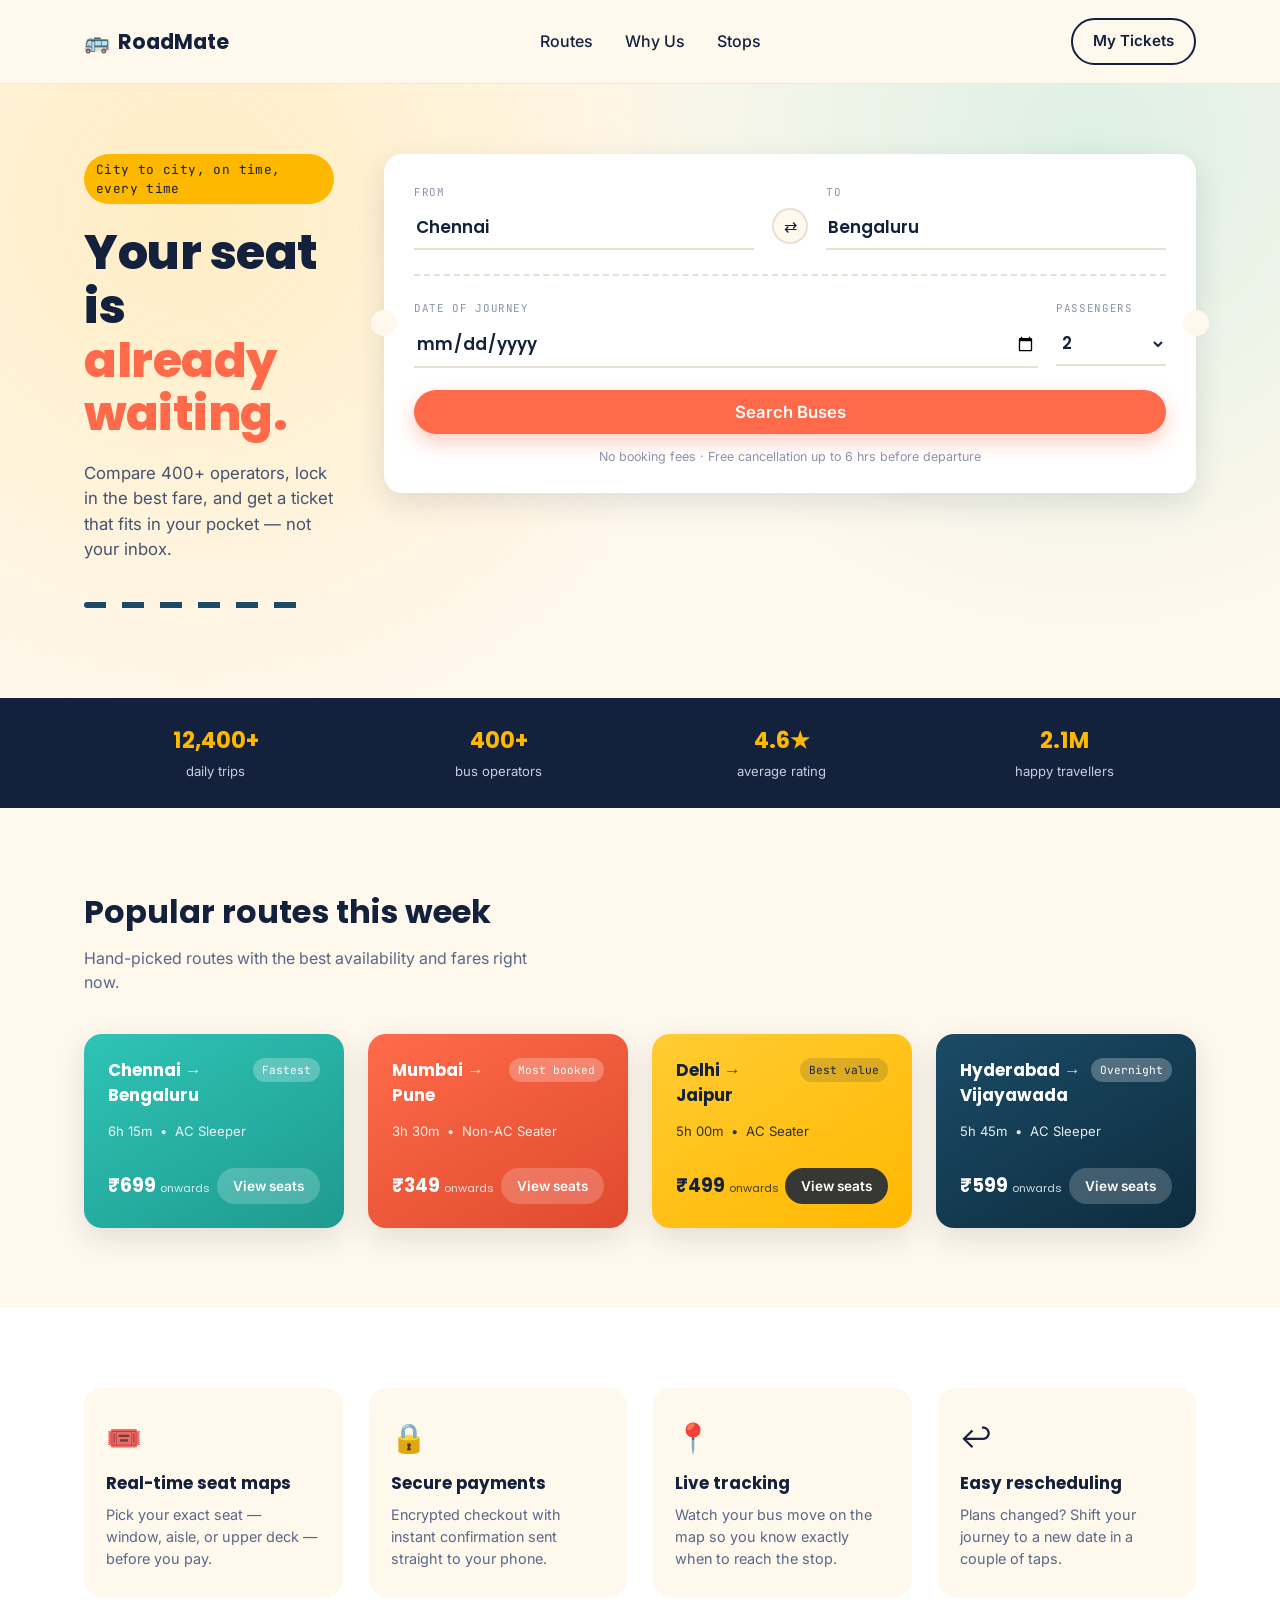
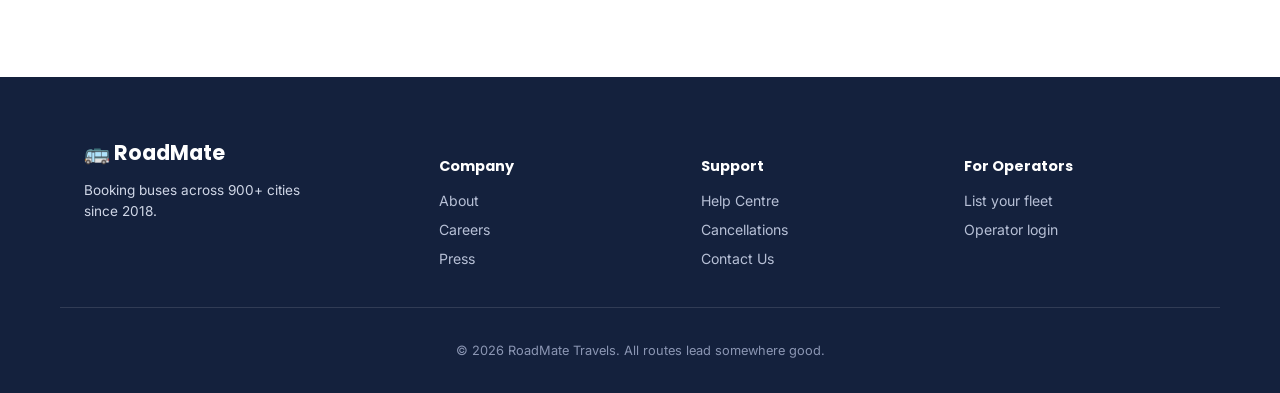
<file: index.html>
<!DOCTYPE html>
<html lang="en">
<head>
<meta charset="UTF-8">
<meta name="viewport" content="width=device-width, initial-scale=1.0">
<title>RoadMate | Book Your Bus Journey</title>
<link rel="preconnect" href="https://fonts.googleapis.com">
<link href="https://fonts.googleapis.com/css2?family=Poppins:wght@600;700;800&family=Inter:wght@400;500;600&family=JetBrains+Mono:wght@500&display=swap" rel="stylesheet">
<link rel="stylesheet" href="style.css">
</head>
<body>

<!-- ============ HEADER ============ -->
<header class="site-header">
  <div class="wrap header-inner">
    <a href="#" class="logo">
      <span class="logo-icon">🚌</span> RoadMate
    </a>
    <nav class="main-nav">
      <a href="#routes">Routes</a>
      <a href="#why">Why Us</a>
      <a href="#stops">Stops</a>
    </nav>
    <a href="#book" class="btn btn-outline">My Tickets</a>
  </div>
</header>

<!-- ============ HERO ============ -->
<section class="hero">
  <div class="wrap hero-inner">
    <div class="hero-copy">
      <span class="eyebrow">City to city, on time, every time</span>
      <h1>Your seat is<br><span class="hl">already waiting.</span></h1>
      <p class="hero-sub">Compare 400+ operators, lock in the best fare, and get a ticket that fits in your pocket &mdash; not your inbox.</p>
      <div class="road-divider" aria-hidden="true"></div>
    </div>

    <!-- Signature element: ticket-stub search card -->
    <form class="ticket-card" id="book">
      <div class="ticket-row ticket-cities">
        <div class="field">
          <label for="from">FROM</label>
          <input type="text" id="from" placeholder="Chennai" value="Chennai">
        </div>
        <div class="swap" title="Swap cities">⇄</div>
        <div class="field">
          <label for="to">TO</label>
          <input type="text" id="to" placeholder="Bengaluru" value="Bengaluru">
        </div>
      </div>

      <div class="ticket-perforation" aria-hidden="true"></div>

      <div class="ticket-row ticket-details">
        <div class="field">
          <label for="date">DATE OF JOURNEY</label>
          <input type="date" id="date">
        </div>
        <div class="field small">
          <label for="pax">PASSENGERS</label>
          <select id="pax">
            <option>1</option>
            <option selected>2</option>
            <option>3</option>
            <option>4</option>
          </select>
        </div>
      </div>

      <button type="submit" class="btn btn-primary btn-block">Search Buses</button>
      <p class="ticket-footnote">No booking fees &middot; Free cancellation up to 6 hrs before departure</p>
    </form>
  </div>
</section>

<!-- ============ TRUST STRIP ============ -->
<section class="strip">
  <div class="wrap strip-inner">
    <div class="strip-item"><strong>12,400+</strong><span>daily trips</span></div>
    <div class="strip-item"><strong>400+</strong><span>bus operators</span></div>
    <div class="strip-item"><strong>4.6★</strong><span>average rating</span></div>
    <div class="strip-item"><strong>2.1M</strong><span>happy travellers</span></div>
  </div>
</section>

<!-- ============ POPULAR ROUTES ============ -->
<section class="routes" id="routes">
  <div class="wrap">
    <h2>Popular routes this week</h2>
    <p class="section-sub">Hand-picked routes with the best availability and fares right now.</p>

    <div class="route-grid">

      <article class="route-card route-teal">
        <div class="route-top">
          <span class="route-cities">Chennai <span class="arrow">→</span> Bengaluru</span>
          <span class="route-tag">Fastest</span>
        </div>
        <div class="route-meta">
          <span>6h 15m</span><span>&bull;</span><span>AC Sleeper</span>
        </div>
        <div class="route-bottom">
          <span class="price">₹699 <small>onwards</small></span>
          <a href="#book" class="btn btn-small">View seats</a>
        </div>
      </article>

      <article class="route-card route-coral">
        <div class="route-top">
          <span class="route-cities">Mumbai <span class="arrow">→</span> Pune</span>
          <span class="route-tag">Most booked</span>
        </div>
        <div class="route-meta">
          <span>3h 30m</span><span>&bull;</span><span>Non-AC Seater</span>
        </div>
        <div class="route-bottom">
          <span class="price">₹349 <small>onwards</small></span>
          <a href="#book" class="btn btn-small">View seats</a>
        </div>
      </article>

      <article class="route-card route-yellow">
        <div class="route-top">
          <span class="route-cities">Delhi <span class="arrow">→</span> Jaipur</span>
          <span class="route-tag">Best value</span>
        </div>
        <div class="route-meta">
          <span>5h 00m</span><span>&bull;</span><span>AC Seater</span>
        </div>
        <div class="route-bottom">
          <span class="price">₹499 <small>onwards</small></span>
          <a href="#book" class="btn btn-small">View seats</a>
        </div>
      </article>

      <article class="route-card route-blue">
        <div class="route-top">
          <span class="route-cities">Hyderabad <span class="arrow">→</span> Vijayawada</span>
          <span class="route-tag">Overnight</span>
        </div>
        <div class="route-meta">
          <span>5h 45m</span><span>&bull;</span><span>AC Sleeper</span>
        </div>
        <div class="route-bottom">
          <span class="price">₹599 <small>onwards</small></span>
          <a href="#book" class="btn btn-small">View seats</a>
        </div>
      </article>

    </div>
  </div>
</section>

<!-- ============ WHY US ============ -->
<section class="why" id="why">
  <div class="wrap why-inner">
    <div class="why-card">
      <div class="why-icon">🎟️</div>
      <h3>Real-time seat maps</h3>
      <p>Pick your exact seat &mdash; window, aisle, or upper deck &mdash; before you pay.</p>
    </div>
    <div class="why-card">
      <div class="why-icon">🔒</div>
      <h3>Secure payments</h3>
      <p>Encrypted checkout with instant confirmation sent straight to your phone.</p>
    </div>
    <div class="why-card">
      <div class="why-icon">📍</div>
      <h3>Live tracking</h3>
      <p>Watch your bus move on the map so you know exactly when to reach the stop.</p>
    </div>
    <div class="why-card">
      <div class="why-icon">↩️</div>
      <h3>Easy rescheduling</h3>
      <p>Plans changed? Shift your journey to a new date in a couple of taps.</p>
    </div>
  </div>
</section>

<!-- ============ FOOTER ============ -->
<footer class="site-footer" id="stops">
  <div class="wrap footer-inner">
    <div>
      <a href="#" class="logo">🚌 RoadMate</a>
      <p class="footer-note">Booking buses across 900+ cities since 2018.</p>
    </div>
    <div class="footer-col">
      <h4>Company</h4>
      <a href="#">About</a>
      <a href="#">Careers</a>
      <a href="#">Press</a>
    </div>
    <div class="footer-col">
      <h4>Support</h4>
      <a href="#">Help Centre</a>
      <a href="#">Cancellations</a>
      <a href="#">Contact Us</a>
    </div>
    <div class="footer-col">
      <h4>For Operators</h4>
      <a href="#">List your fleet</a>
      <a href="#">Operator login</a>
    </div>
  </div>
  <p class="footer-bottom">© 2026 RoadMate Travels. All routes lead somewhere good.</p>
</footer>

</body>
</html>
</file>
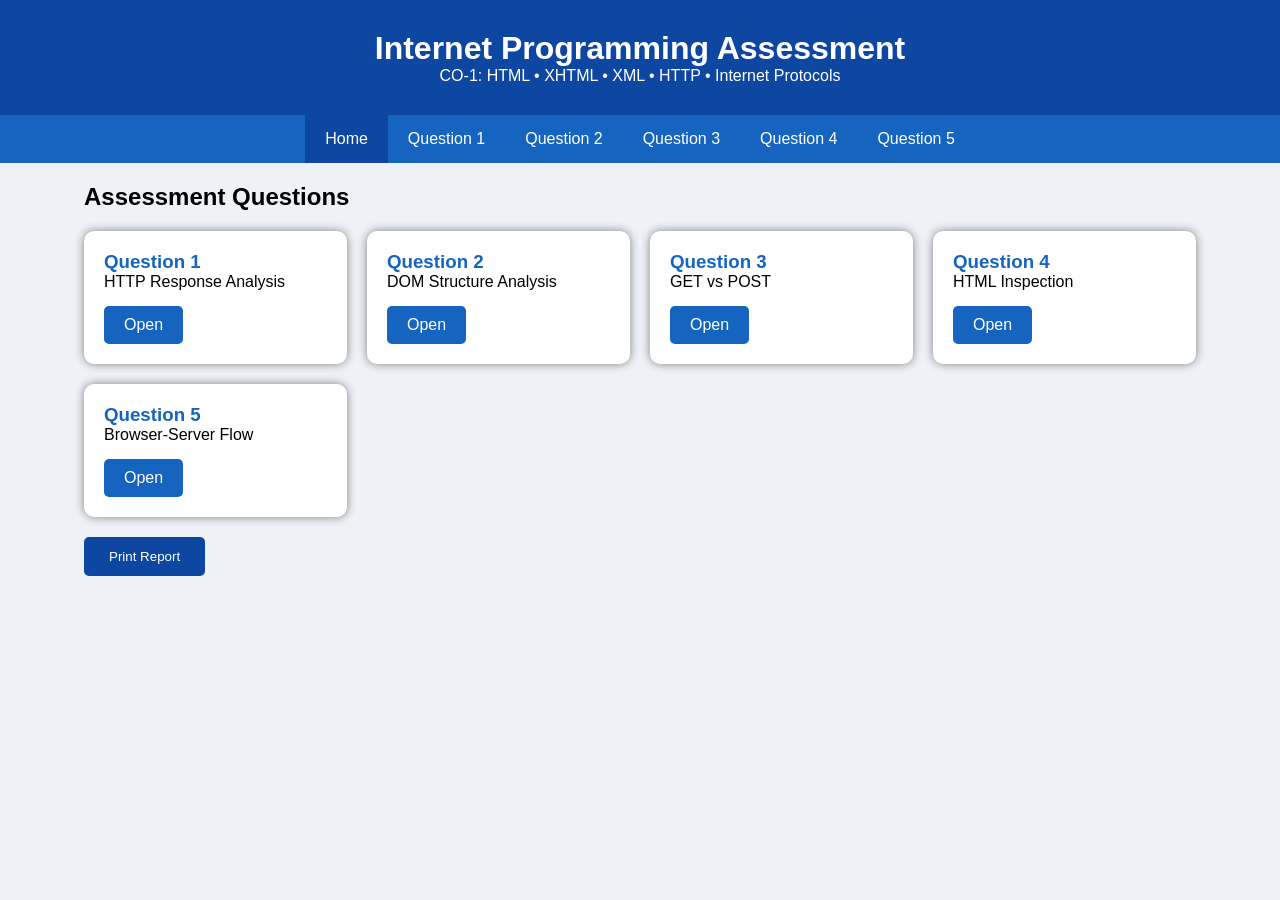
<file: CO1-Web-Assessment/index.html>
<!DOCTYPE html>
<html lang="en">
<head>
<meta charset="UTF-8">
<meta name="viewport" content="width=device-width, initial-scale=1.0">
<title>Internet Programming Assessment</title>

<link rel="stylesheet" href="style.css">

</head>

<body>

<header>

<h1>Internet Programming Assessment</h1>

<p>CO-1: HTML • XHTML • XML • HTTP • Internet Protocols</p>

</header>

<nav>

<a href="index.html">Home</a>

<a href="q1.html">Question 1</a>

<a href="q2.html">Question 2</a>

<a href="q3.html">Question 3</a>

<a href="q4.html">Question 4</a>

<a href="q5.html">Question 5</a>

</nav>

<div class="container">

<h2>Assessment Questions</h2>

<div class="cards">

<div class="card">
<h3>Question 1</h3>
<p>HTTP Response Analysis</p>
<a href="q1.html">Open</a>
</div>

<div class="card">
<h3>Question 2</h3>
<p>DOM Structure Analysis</p>
<a href="q2.html">Open</a>
</div>

<div class="card">
<h3>Question 3</h3>
<p>GET vs POST</p>
<a href="q3.html">Open</a>
</div>

<div class="card">
<h3>Question 4</h3>
<p>HTML Inspection</p>
<a href="q4.html">Open</a>
</div>

<div class="card">
<h3>Question 5</h3>
<p>Browser-Server Flow</p>
<a href="q5.html">Open</a>
</div>

</div>

<button onclick="window.print()">Print Report</button>

</div>

<script src="script.js"></script>

</body>
</html>
</file>
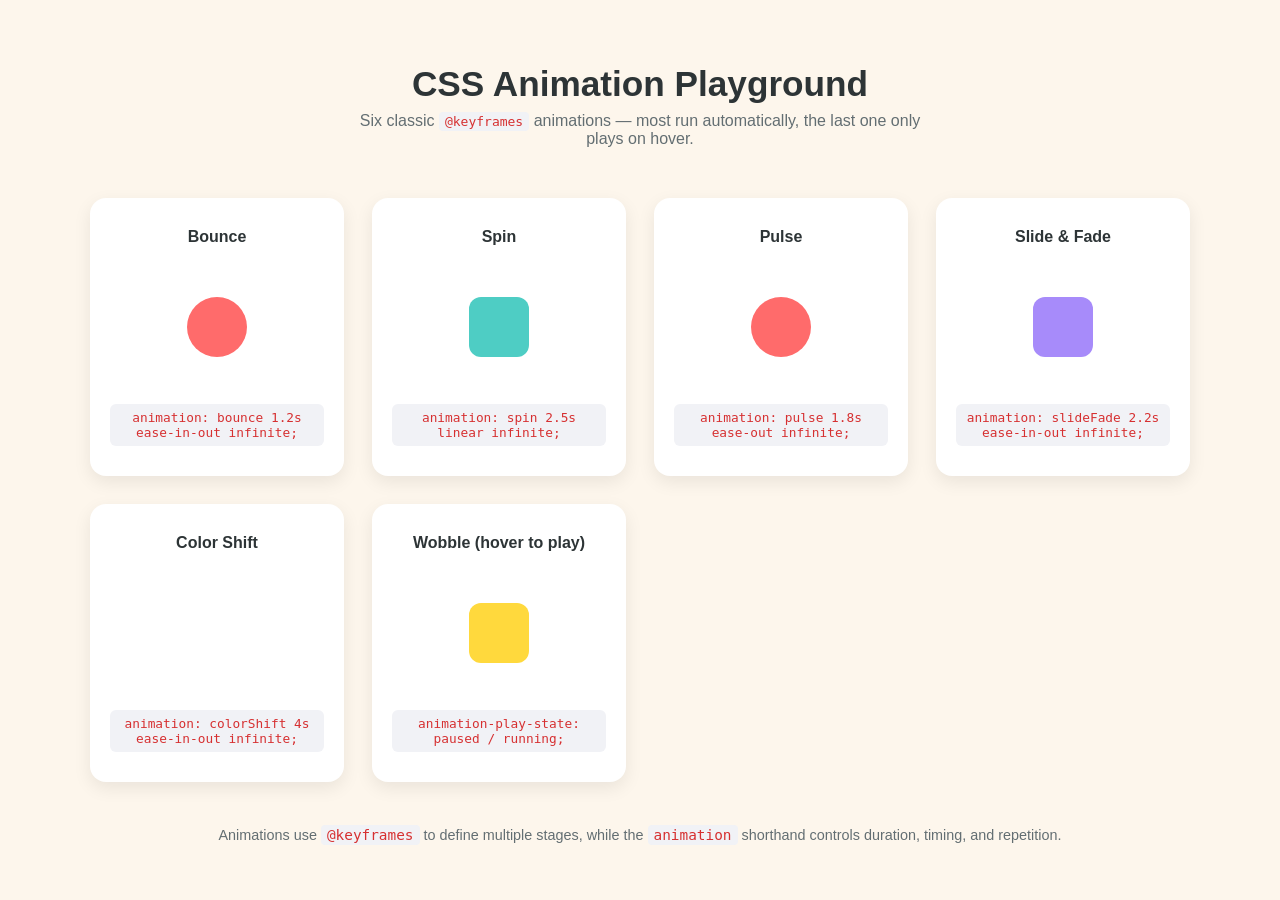
<file: animation.html>
<!DOCTYPE html>
<html lang="en">
<head>
<meta charset="UTF-8">
<meta name="viewport" content="width=device-width, initial-scale=1.0">
<title>CSS Animation Demo</title>
<style>
  :root {
    --bg: #fdf6ec;
    --card: #ffffff;
    --accent: #ff6b6b;
    --accent2: #4ecdc4;
    --accent3: #ffd93d;
    --accent4: #a78bfa;
    --text: #2d3436;
  }

  * { box-sizing: border-box; }

  body {
    margin: 0;
    font-family: 'Trebuchet MS', 'Segoe UI', sans-serif;
    background: var(--bg);
    color: var(--text);
    padding: 40px 20px;
  }

  header {
    text-align: center;
    margin-bottom: 50px;
  }

  header h1 { font-size: 2.2rem; margin-bottom: 8px; }
  header p  { color: #636e72; max-width: 600px; margin: 0 auto; }

  .grid {
    display: grid;
    grid-template-columns: repeat(auto-fit, minmax(230px, 1fr));
    gap: 28px;
    max-width: 1100px;
    margin: 0 auto;
  }

  .card {
    background: var(--card);
    border-radius: 16px;
    padding: 30px 20px;
    text-align: center;
    box-shadow: 0 6px 18px rgba(0,0,0,0.08);
    overflow: hidden;
  }

  .card h3 { margin-top: 0; font-size: 1rem; color: #2d3436; }
  .card code {
    display: block;
    margin-top: 12px;
    background: #f1f2f6;
    padding: 6px 8px;
    border-radius: 6px;
    font-size: 0.8rem;
    color: #d63031;
  }

  .stage {
    height: 130px;
    display: flex;
    align-items: center;
    justify-content: center;
    position: relative;
  }

  .shape {
    width: 60px;
    height: 60px;
    border-radius: 12px;
  }

  /* 1. Bounce animation */
  @keyframes bounce {
    0%, 100% { transform: translateY(0); }
    50%      { transform: translateY(-35px); }
  }
  .anim-bounce {
    background: var(--accent);
    border-radius: 50%;
    animation: bounce 1.2s ease-in-out infinite;
  }

  /* 2. Spin animation */
  @keyframes spin {
    from { transform: rotate(0deg); }
    to   { transform: rotate(360deg); }
  }
  .anim-spin {
    background: var(--accent2);
    animation: spin 2.5s linear infinite;
  }

  /* 3. Pulse animation */
  @keyframes pulse {
    0%   { transform: scale(1);   box-shadow: 0 0 0 0 rgba(255,107,107,0.5); }
    70%  { transform: scale(1.15); box-shadow: 0 0 0 15px rgba(255,107,107,0); }
    100% { transform: scale(1);   box-shadow: 0 0 0 0 rgba(255,107,107,0); }
  }
  .anim-pulse {
    background: var(--accent);
    border-radius: 50%;
    animation: pulse 1.8s ease-out infinite;
  }

  /* 4. Slide + fade animation */
  @keyframes slideFade {
    0%   { transform: translateX(-60px); opacity: 0; }
    50%  { opacity: 1; }
    100% { transform: translateX(60px); opacity: 0; }
  }
  .anim-slide {
    background: var(--accent4);
    animation: slideFade 2.2s ease-in-out infinite;
  }

  /* 5. Color-changing animation (multi-step keyframes) */
  @keyframes colorShift {
    0%   { background: var(--accent); }
    25%  { background: var(--accent3); }
    50%  { background: var(--accent2); }
    75%  { background: var(--accent4); }
    100% { background: var(--accent); }
  }
  .anim-color {
    animation: colorShift 4s ease-in-out infinite;
  }

  /* 6. Animation triggered on hover with pause/play control */
  @keyframes wobble {
    0%, 100% { transform: rotate(0deg); }
    25%      { transform: rotate(-12deg); }
    75%      { transform: rotate(12deg); }
  }
  .anim-hover {
    background: var(--accent3);
    animation: wobble 0.6s ease-in-out infinite;
    animation-play-state: paused;
  }
  .card:hover .anim-hover {
    animation-play-state: running;
  }

  footer {
    text-align: center;
    color: #636e72;
    margin-top: 45px;
    font-size: 0.9rem;
  }

  code.inline {
    background: #f1f2f6;
    padding: 2px 6px;
    border-radius: 4px;
    color: #d63031;
  }
</style>
</head>
<body>

<header>
  <h1>CSS Animation Playground</h1>
  <p>Six classic <code class="inline">@keyframes</code> animations — most run automatically, the last one only plays on hover.</p>
</header>

<div class="grid">

  <div class="card">
    <h3>Bounce</h3>
    <div class="stage"><div class="shape anim-bounce"></div></div>
    <code>animation: bounce 1.2s ease-in-out infinite;</code>
  </div>

  <div class="card">
    <h3>Spin</h3>
    <div class="stage"><div class="shape anim-spin"></div></div>
    <code>animation: spin 2.5s linear infinite;</code>
  </div>

  <div class="card">
    <h3>Pulse</h3>
    <div class="stage"><div class="shape anim-pulse"></div></div>
    <code>animation: pulse 1.8s ease-out infinite;</code>
  </div>

  <div class="card">
    <h3>Slide &amp; Fade</h3>
    <div class="stage"><div class="shape anim-slide"></div></div>
    <code>animation: slideFade 2.2s ease-in-out infinite;</code>
  </div>

  <div class="card">
    <h3>Color Shift</h3>
    <div class="stage"><div class="shape anim-color"></div></div>
    <code>animation: colorShift 4s ease-in-out infinite;</code>
  </div>

  <div class="card">
    <h3>Wobble (hover to play)</h3>
    <div class="stage"><div class="shape anim-hover"></div></div>
    <code>animation-play-state: paused / running;</code>
  </div>

</div>

<footer>
  <p>Animations use <code class="inline">@keyframes</code> to define multiple stages, while the <code class="inline">animation</code> shorthand controls duration, timing, and repetition.</p>
</footer>

</body>
</html>
</file>
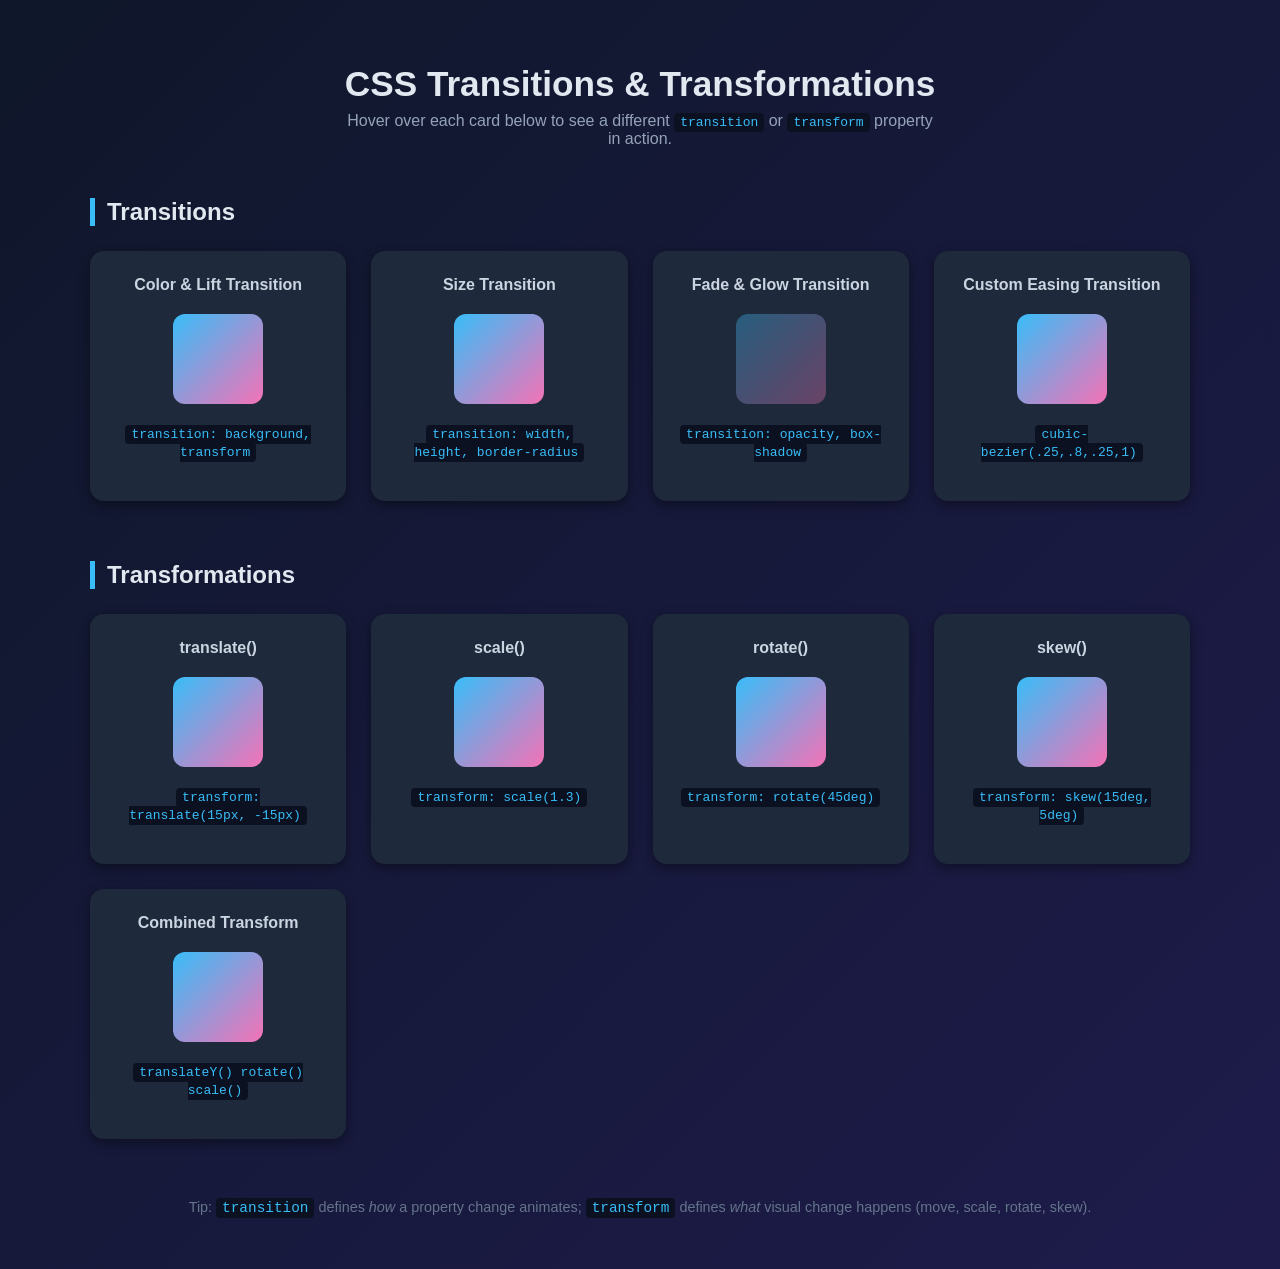
<file: transition-transform.html>
<!DOCTYPE html>
<html lang="en">
<head>
<meta charset="UTF-8">
<meta name="viewport" content="width=device-width, initial-scale=1.0">
<title>CSS Transitions &amp; Transformations Demo</title>
<style>
  :root {
    --bg: #0f172a;
    --card: #1e293b;
    --accent: #38bdf8;
    --accent2: #f472b6;
    --accent3: #34d399;
    --text: #e2e8f0;
  }

  * { box-sizing: border-box; }

  body {
    margin: 0;
    font-family: 'Segoe UI', Tahoma, Geneva, Verdana, sans-serif;
    background: linear-gradient(135deg, #0f172a, #1e1b4b);
    color: var(--text);
    padding: 40px 20px;
  }

  header {
    text-align: center;
    margin-bottom: 50px;
  }

  header h1 {
    font-size: 2.2rem;
    margin-bottom: 8px;
  }

  header p {
    color: #94a3b8;
    max-width: 600px;
    margin: 0 auto;
  }

  section {
    max-width: 1100px;
    margin: 0 auto 60px auto;
  }

  section h2 {
    border-left: 5px solid var(--accent);
    padding-left: 12px;
    margin-bottom: 25px;
  }

  .grid {
    display: grid;
    grid-template-columns: repeat(auto-fit, minmax(220px, 1fr));
    gap: 25px;
  }

  .card {
    background: var(--card);
    border-radius: 14px;
    padding: 25px;
    text-align: center;
    box-shadow: 0 4px 12px rgba(0,0,0,0.4);
    cursor: pointer;
  }

  .card h3 {
    margin-top: 0;
    font-size: 1rem;
    color: #cbd5e1;
  }

  .box {
    width: 90px;
    height: 90px;
    margin: 20px auto;
    border-radius: 12px;
    background: linear-gradient(135deg, var(--accent), var(--accent2));
  }

  /* ---------- TRANSITION EXAMPLES ---------- */

  /* 1. Simple property transition (color + background) */
  .t-color {
    transition: background 0.4s ease, transform 0.4s ease;
  }
  .t-color:hover {
    background: linear-gradient(135deg, var(--accent3), var(--accent));
    transform: translateY(-8px);
  }

  /* 2. Size transition */
  .t-size {
    transition: width 0.5s ease-in-out, height 0.5s ease-in-out, border-radius 0.5s ease;
  }
  .card:hover .t-size {
    width: 120px;
    height: 120px;
    border-radius: 50%;
  }

  /* 3. Opacity + shadow transition */
  .t-fade {
    transition: opacity 0.6s ease, box-shadow 0.6s ease;
    opacity: 0.35;
  }
  .card:hover .t-fade {
    opacity: 1;
    box-shadow: 0 0 25px var(--accent2);
  }

  /* 4. Multiple property transition with custom timing function */
  .t-multi {
    transition: transform 0.5s cubic-bezier(.25,.8,.25,1), background 0.5s ease;
  }
  .card:hover .t-multi {
    transform: rotate(15deg) scale(1.15);
    background: linear-gradient(135deg, #fbbf24, #f472b6);
  }

  /* ---------- TRANSFORM EXAMPLES ---------- */

  .tr-translate:hover { transform: translate(15px, -15px); transition: transform 0.4s ease; }
  .tr-scale:hover      { transform: scale(1.3); transition: transform 0.4s ease; }
  .tr-rotate:hover     { transform: rotate(45deg); transition: transform 0.4s ease; }
  .tr-skew:hover       { transform: skew(15deg, 5deg); transition: transform 0.4s ease; }
  .tr-combo:hover       {
    transform: translateY(-10px) rotate(10deg) scale(1.1);
    transition: transform 0.5s ease;
  }

  footer {
    text-align: center;
    color: #64748b;
    margin-top: 40px;
    font-size: 0.9rem;
  }

  code {
    background: #0b1120;
    padding: 2px 6px;
    border-radius: 4px;
    color: var(--accent);
  }
</style>
</head>
<body>

<header>
  <h1>CSS Transitions &amp; Transformations</h1>
  <p>Hover over each card below to see a different <code>transition</code> or <code>transform</code> property in action.</p>
</header>

<section>
  <h2>Transitions</h2>
  <div class="grid">
    <div class="card">
      <h3>Color &amp; Lift Transition</h3>
      <div class="box t-color"></div>
      <p><code>transition: background, transform</code></p>
    </div>

    <div class="card">
      <h3>Size Transition</h3>
      <div class="box t-size"></div>
      <p><code>transition: width, height, border-radius</code></p>
    </div>

    <div class="card">
      <h3>Fade &amp; Glow Transition</h3>
      <div class="box t-fade"></div>
      <p><code>transition: opacity, box-shadow</code></p>
    </div>

    <div class="card">
      <h3>Custom Easing Transition</h3>
      <div class="box t-multi"></div>
      <p><code>cubic-bezier(.25,.8,.25,1)</code></p>
    </div>
  </div>
</section>

<section>
  <h2>Transformations</h2>
  <div class="grid">
    <div class="card">
      <h3>translate()</h3>
      <div class="box tr-translate"></div>
      <p><code>transform: translate(15px, -15px)</code></p>
    </div>

    <div class="card">
      <h3>scale()</h3>
      <div class="box tr-scale"></div>
      <p><code>transform: scale(1.3)</code></p>
    </div>

    <div class="card">
      <h3>rotate()</h3>
      <div class="box tr-rotate"></div>
      <p><code>transform: rotate(45deg)</code></p>
    </div>

    <div class="card">
      <h3>skew()</h3>
      <div class="box tr-skew"></div>
      <p><code>transform: skew(15deg, 5deg)</code></p>
    </div>

    <div class="card">
      <h3>Combined Transform</h3>
      <div class="box tr-combo"></div>
      <p><code>translateY() rotate() scale()</code></p>
    </div>
  </div>
</section>

<footer>
  <p>Tip: <code>transition</code> defines <em>how</em> a property change animates; <code>transform</code> defines <em>what</em> visual change happens (move, scale, rotate, skew).</p>
</footer>

</body>
</html>
</file>
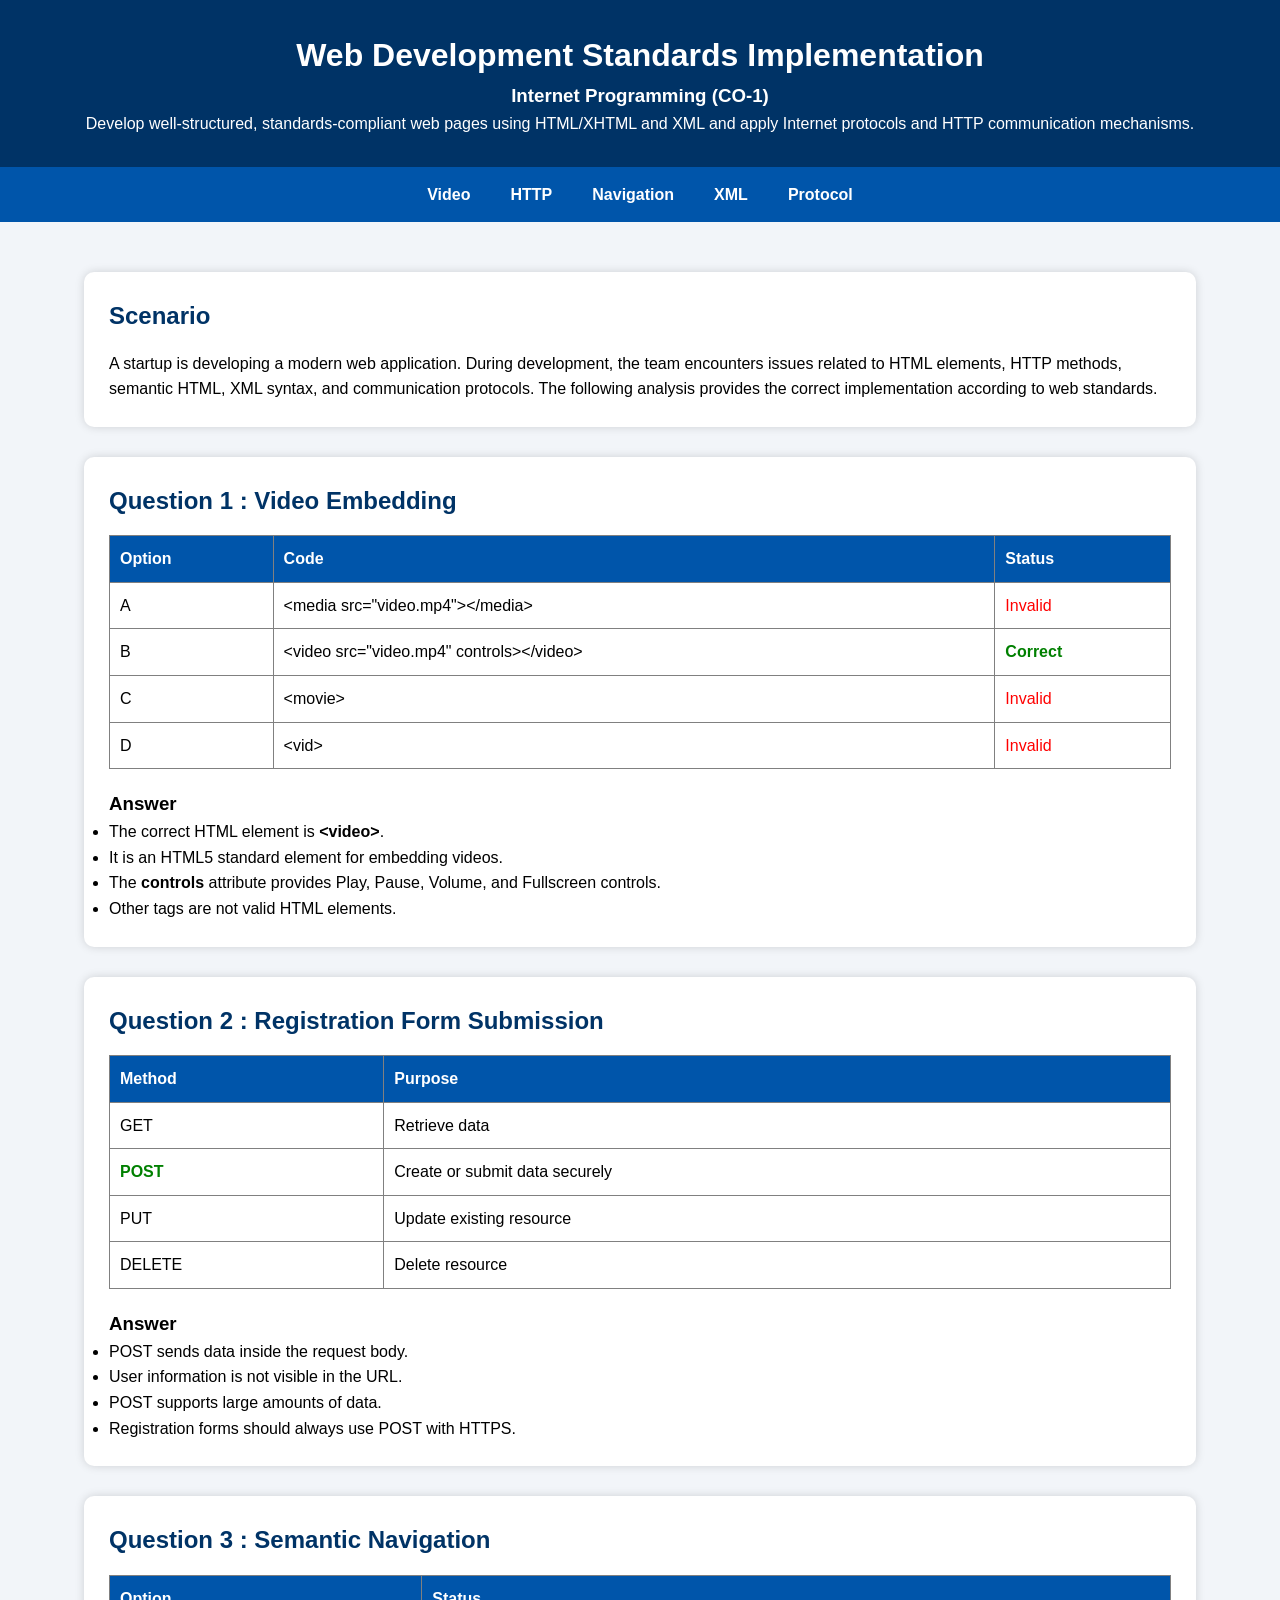
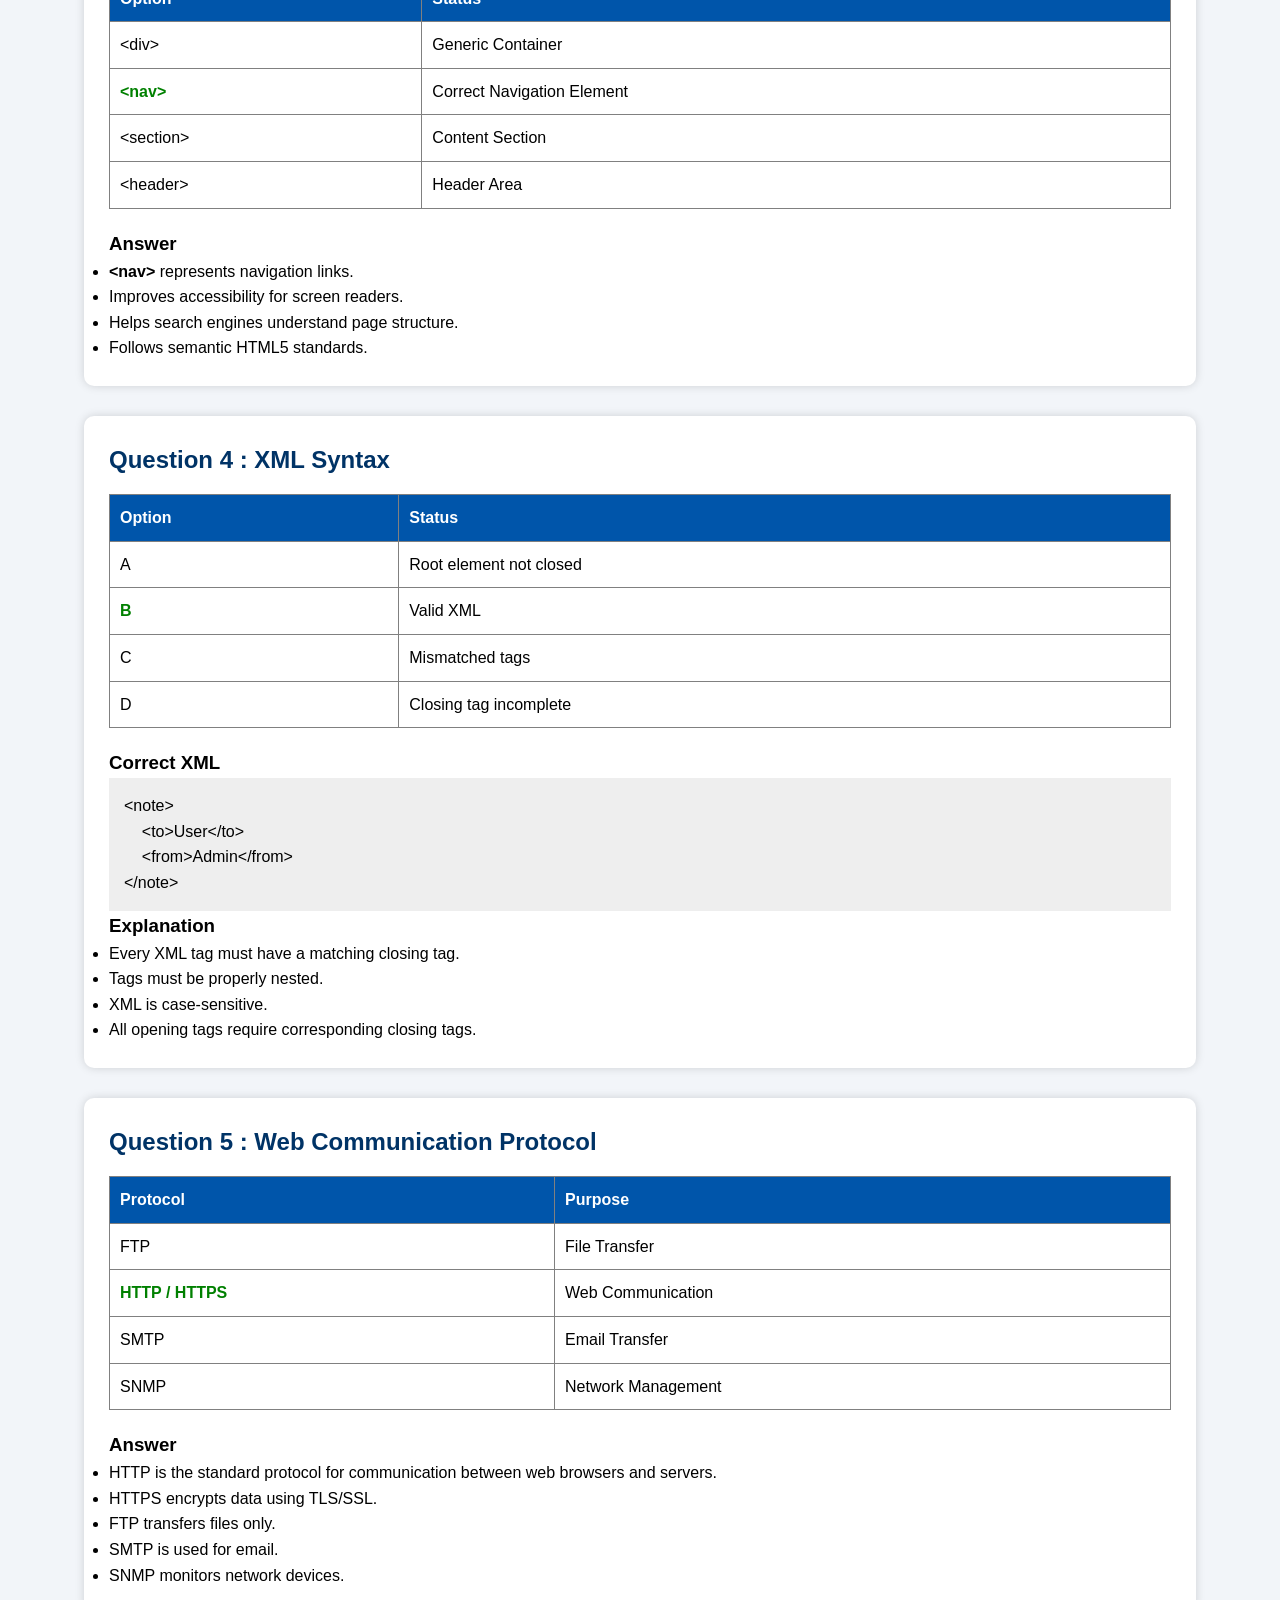
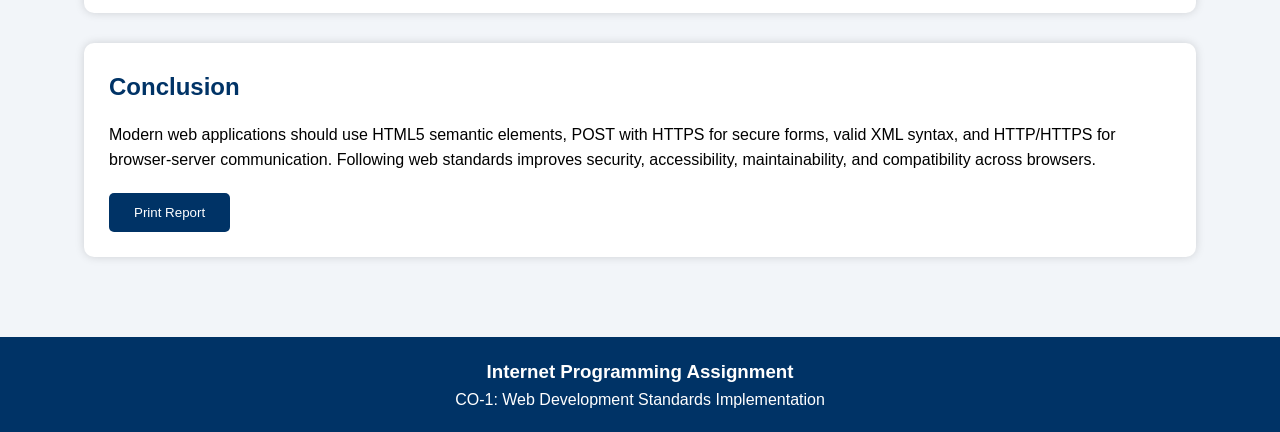
<file: CO1-Web-Assessment/preview.html>
<!DOCTYPE html>
<html lang="en">
<head>
<meta charset="UTF-8">
<meta name="viewport" content="width=device-width, initial-scale=1.0">
<title>Web Development Standards Implementation</title>

<style>

*{
margin:0;
padding:0;
box-sizing:border-box;
font-family:Arial,Helvetica,sans-serif;
}

body{
background:#f2f5f9;
line-height:1.6;
}

header{
background:#003366;
color:white;
text-align:center;
padding:30px;
}

nav{
background:#0055aa;
display:flex;
justify-content:center;
flex-wrap:wrap;
position:sticky;
top:0;
}

nav a{
color:white;
padding:15px 20px;
text-decoration:none;
font-weight:bold;
}

nav a:hover{
background:#003366;
}

.container{
width:90%;
margin:auto;
padding:20px;
}

section{
background:white;
margin:30px 0;
padding:25px;
border-radius:10px;
box-shadow:0 0 10px rgba(0,0,0,.15);
}

h2{
color:#003366;
margin-bottom:15px;
}

table{
width:100%;
border-collapse:collapse;
margin-top:15px;
margin-bottom:20px;
}

table,th,td{
border:1px solid gray;
}

th{
background:#0055aa;
color:white;
}

th,td{
padding:10px;
text-align:left;
}

.correct{
color:green;
font-weight:bold;
}

.wrong{
color:red;
}

pre{
background:#eeeeee;
padding:15px;
overflow:auto;
}

button{
padding:12px 25px;
background:#003366;
color:white;
border:none;
cursor:pointer;
border-radius:5px;
margin-top:20px;
}

button:hover{
background:#0055aa;
}

footer{
background:#003366;
color:white;
text-align:center;
padding:20px;
margin-top:30px;
}

</style>

</head>

<body>

<header>

<h1>Web Development Standards Implementation</h1>

<h3>Internet Programming (CO-1)</h3>

<p>Develop well-structured, standards-compliant web pages using HTML/XHTML and XML and apply Internet protocols and HTTP communication mechanisms.</p>

</header>

<nav>

<a href="#q1">Video</a>

<a href="#q2">HTTP</a>

<a href="#q3">Navigation</a>

<a href="#q4">XML</a>

<a href="#q5">Protocol</a>

</nav>

<div class="container">

<section>

<h2>Scenario</h2>

<p>

A startup is developing a modern web application. During development, the team encounters issues related to HTML elements, HTTP methods, semantic HTML, XML syntax, and communication protocols. The following analysis provides the correct implementation according to web standards.

</p>

</section>

<!-- QUESTION 1 -->

<section id="q1">

<h2>Question 1 : Video Embedding</h2>

<table>

<tr>

<th>Option</th>

<th>Code</th>

<th>Status</th>

</tr>

<tr>

<td>A</td>

<td>&lt;media src="video.mp4"&gt;&lt;/media&gt;</td>

<td class="wrong">Invalid</td>

</tr>

<tr>

<td>B</td>

<td>&lt;video src="video.mp4" controls&gt;&lt;/video&gt;</td>

<td class="correct">Correct</td>

</tr>

<tr>

<td>C</td>

<td>&lt;movie&gt;</td>

<td class="wrong">Invalid</td>

</tr>

<tr>

<td>D</td>

<td>&lt;vid&gt;</td>

<td class="wrong">Invalid</td>

</tr>

</table>

<h3>Answer</h3>

<ul>

<li>The correct HTML element is <b>&lt;video&gt;</b>.</li>

<li>It is an HTML5 standard element for embedding videos.</li>

<li>The <b>controls</b> attribute provides Play, Pause, Volume, and Fullscreen controls.</li>

<li>Other tags are not valid HTML elements.</li>

</ul>

</section>

<!-- QUESTION 2 -->

<section id="q2">

<h2>Question 2 : Registration Form Submission</h2>

<table>

<tr>

<th>Method</th>

<th>Purpose</th>

</tr>

<tr>

<td>GET</td>

<td>Retrieve data</td>

</tr>

<tr>

<td class="correct">POST</td>

<td>Create or submit data securely</td>

</tr>

<tr>

<td>PUT</td>

<td>Update existing resource</td>

</tr>

<tr>

<td>DELETE</td>

<td>Delete resource</td>

</tr>

</table>

<h3>Answer</h3>

<ul>

<li>POST sends data inside the request body.</li>

<li>User information is not visible in the URL.</li>

<li>POST supports large amounts of data.</li>

<li>Registration forms should always use POST with HTTPS.</li>

</ul>

</section>

<!-- QUESTION 3 -->

<section id="q3">

<h2>Question 3 : Semantic Navigation</h2>

<table>

<tr>

<th>Option</th>

<th>Status</th>

</tr>

<tr>

<td>&lt;div&gt;</td>

<td>Generic Container</td>

</tr>

<tr>

<td class="correct">&lt;nav&gt;</td>

<td>Correct Navigation Element</td>

</tr>

<tr>

<td>&lt;section&gt;</td>

<td>Content Section</td>

</tr>

<tr>

<td>&lt;header&gt;</td>

<td>Header Area</td>

</tr>

</table>

<h3>Answer</h3>

<ul>

<li><b>&lt;nav&gt;</b> represents navigation links.</li>

<li>Improves accessibility for screen readers.</li>

<li>Helps search engines understand page structure.</li>

<li>Follows semantic HTML5 standards.</li>

</ul>

</section>

<!-- QUESTION 4 -->

<section id="q4">

<h2>Question 4 : XML Syntax</h2>

<table>

<tr>

<th>Option</th>

<th>Status</th>

</tr>

<tr>

<td>A</td>

<td>Root element not closed</td>

</tr>

<tr>

<td class="correct">B</td>

<td>Valid XML</td>

</tr>

<tr>

<td>C</td>

<td>Mismatched tags</td>

</tr>

<tr>

<td>D</td>

<td>Closing tag incomplete</td>

</tr>

</table>

<h3>Correct XML</h3>

<pre>
&lt;note&gt;
    &lt;to&gt;User&lt;/to&gt;
    &lt;from&gt;Admin&lt;/from&gt;
&lt;/note&gt;
</pre>

<h3>Explanation</h3>

<ul>

<li>Every XML tag must have a matching closing tag.</li>

<li>Tags must be properly nested.</li>

<li>XML is case-sensitive.</li>

<li>All opening tags require corresponding closing tags.</li>

</ul>

</section>

<!-- QUESTION 5 -->

<section id="q5">

<h2>Question 5 : Web Communication Protocol</h2>

<table>

<tr>

<th>Protocol</th>

<th>Purpose</th>

</tr>

<tr>

<td>FTP</td>

<td>File Transfer</td>

</tr>

<tr>

<td class="correct">HTTP / HTTPS</td>

<td>Web Communication</td>

</tr>

<tr>

<td>SMTP</td>

<td>Email Transfer</td>

</tr>

<tr>

<td>SNMP</td>

<td>Network Management</td>

</tr>

</table>

<h3>Answer</h3>

<ul>

<li>HTTP is the standard protocol for communication between web browsers and servers.</li>

<li>HTTPS encrypts data using TLS/SSL.</li>

<li>FTP transfers files only.</li>

<li>SMTP is used for email.</li>

<li>SNMP monitors network devices.</li>

</ul>

</section>

<section>

<h2>Conclusion</h2>

<p>

Modern web applications should use HTML5 semantic elements, POST with HTTPS for secure forms, valid XML syntax, and HTTP/HTTPS for browser-server communication. Following web standards improves security, accessibility, maintainability, and compatibility across browsers.

</p>

<button onclick="window.print()">Print Report</button>

</section>

</div>

<footer>

<h3>Internet Programming Assignment</h3>

<p>CO-1: Web Development Standards Implementation</p>

</footer>

<script>

document.querySelectorAll("nav a").forEach(link=>{

link.addEventListener("click",function(){

document.querySelectorAll("nav a").forEach(x=>x.style.background="");

this.style.background="#003366";

});

});

</script>

</body>
</html>
</file>
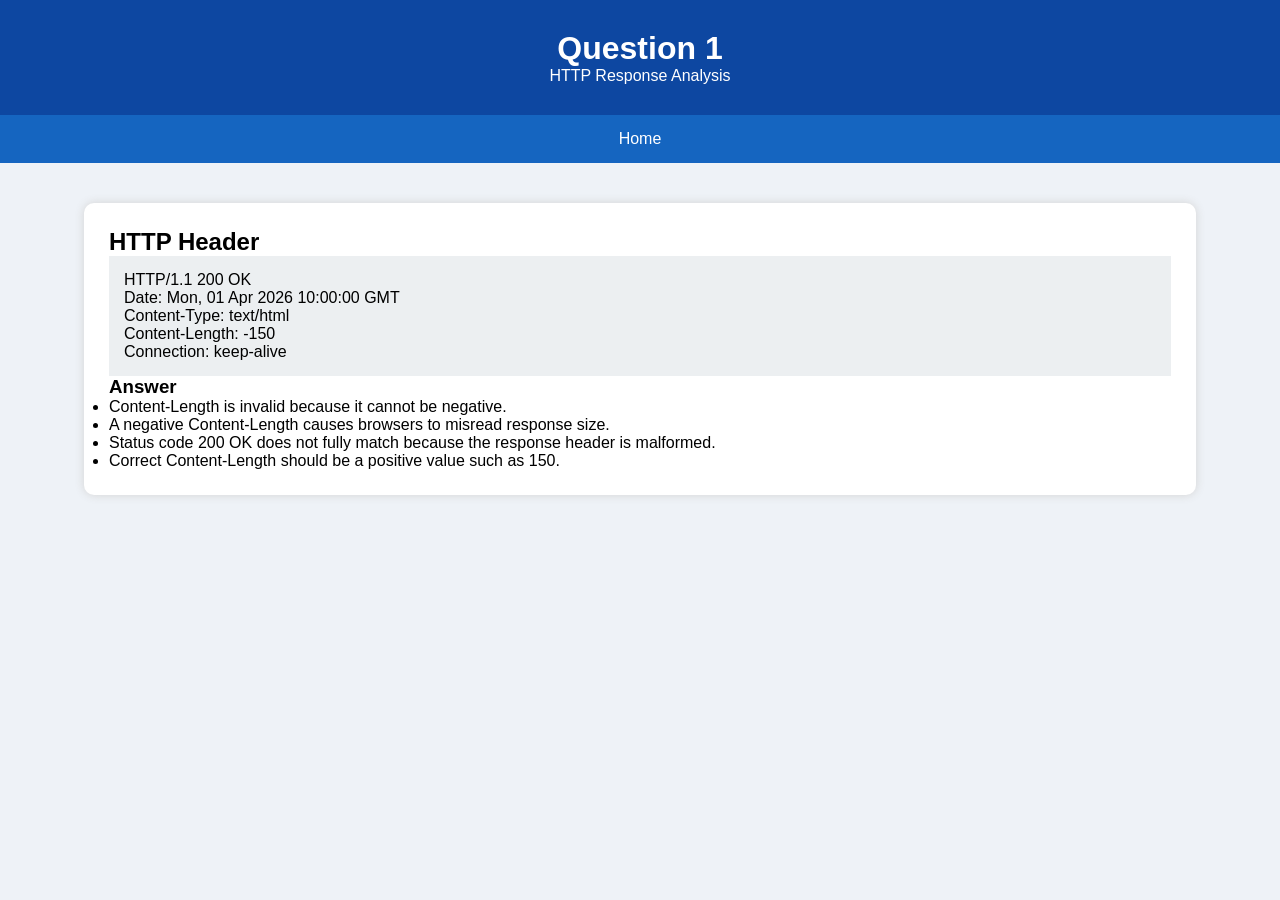
<file: CO1-Web-Assessment/q1.html>
<!DOCTYPE html>
<html>
<head>

<title>Question 1</title>

<link rel="stylesheet" href="style.css">

</head>

<body>

<header>

<h1>Question 1</h1>

<p>HTTP Response Analysis</p>

</header>

<nav>

<a href="index.html">Home</a>

</nav>

<div class="container">

<div class="question">

<h2>HTTP Header</h2>

<pre>
HTTP/1.1 200 OK
Date: Mon, 01 Apr 2026 10:00:00 GMT
Content-Type: text/html
Content-Length: -150
Connection: keep-alive
</pre>

<h3>Answer</h3>

<ul>

<li>Content-Length is invalid because it cannot be negative.</li>

<li>A negative Content-Length causes browsers to misread response size.</li>

<li>Status code 200 OK does not fully match because the response header is malformed.</li>

<li>Correct Content-Length should be a positive value such as 150.</li>

</ul>

</div>

</div>

</body>
</html>
</file>
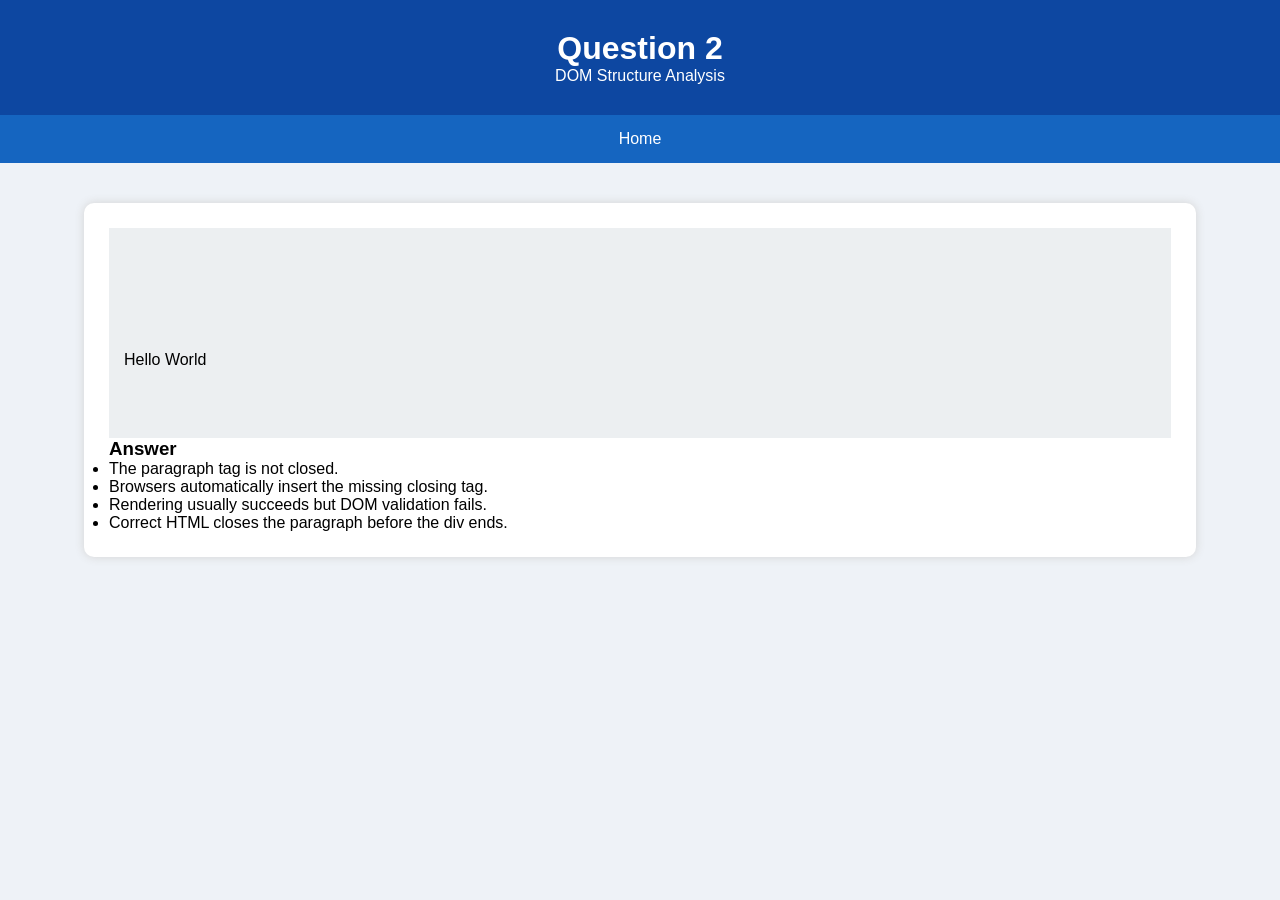
<file: CO1-Web-Assessment/q2.html>
<!DOCTYPE html>
<html>
<head>

<title>Question 2</title>

<link rel="stylesheet" href="style.css">

</head>

<body>

<header>

<h1>Question 2</h1>

<p>DOM Structure Analysis</p>

</header>

<nav>

<a href="index.html">Home</a>

</nav>

<div class="container">

<div class="question">

<pre>
<html>
<head>
<title>Test Page</title>
</head>
<body>
<div>
<p>Hello World
</div>
</body>
</html>
</pre>

<h3>Answer</h3>

<ul>

<li>The paragraph tag is not closed.</li>

<li>Browsers automatically insert the missing closing tag.</li>

<li>Rendering usually succeeds but DOM validation fails.</li>

<li>Correct HTML closes the paragraph before the div ends.</li>

</ul>

</div>

</div>

</body>
</html>
</file>
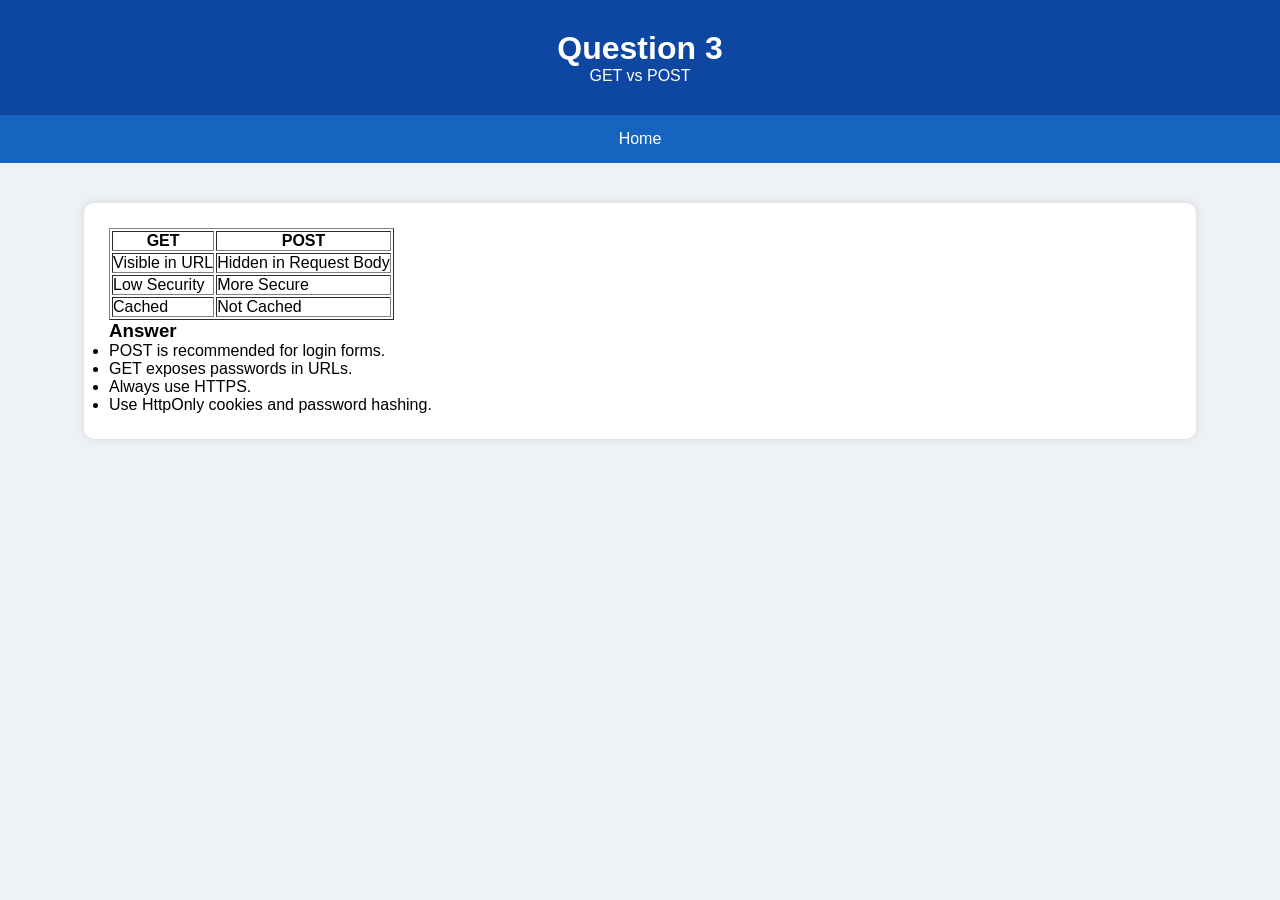
<file: CO1-Web-Assessment/q3.html>
<!DOCTYPE html>
<html>
<head>

<title>Question 3</title>

<link rel="stylesheet" href="style.css">

</head>

<body>

<header>

<h1>Question 3</h1>

<p>GET vs POST</p>

</header>

<nav>

<a href="index.html">Home</a>

</nav>

<div class="container">

<div class="question">

<table border="1" cellpadding="10">

<tr>

<th>GET</th>

<th>POST</th>

</tr>

<tr>

<td>Visible in URL</td>

<td>Hidden in Request Body</td>

</tr>

<tr>

<td>Low Security</td>

<td>More Secure</td>

</tr>

<tr>

<td>Cached</td>

<td>Not Cached</td>

</tr>

</table>

<h3>Answer</h3>

<ul>

<li>POST is recommended for login forms.</li>

<li>GET exposes passwords in URLs.</li>

<li>Always use HTTPS.</li>

<li>Use HttpOnly cookies and password hashing.</li>

</ul>

</div>

</div>

</body>
</html>
</file>
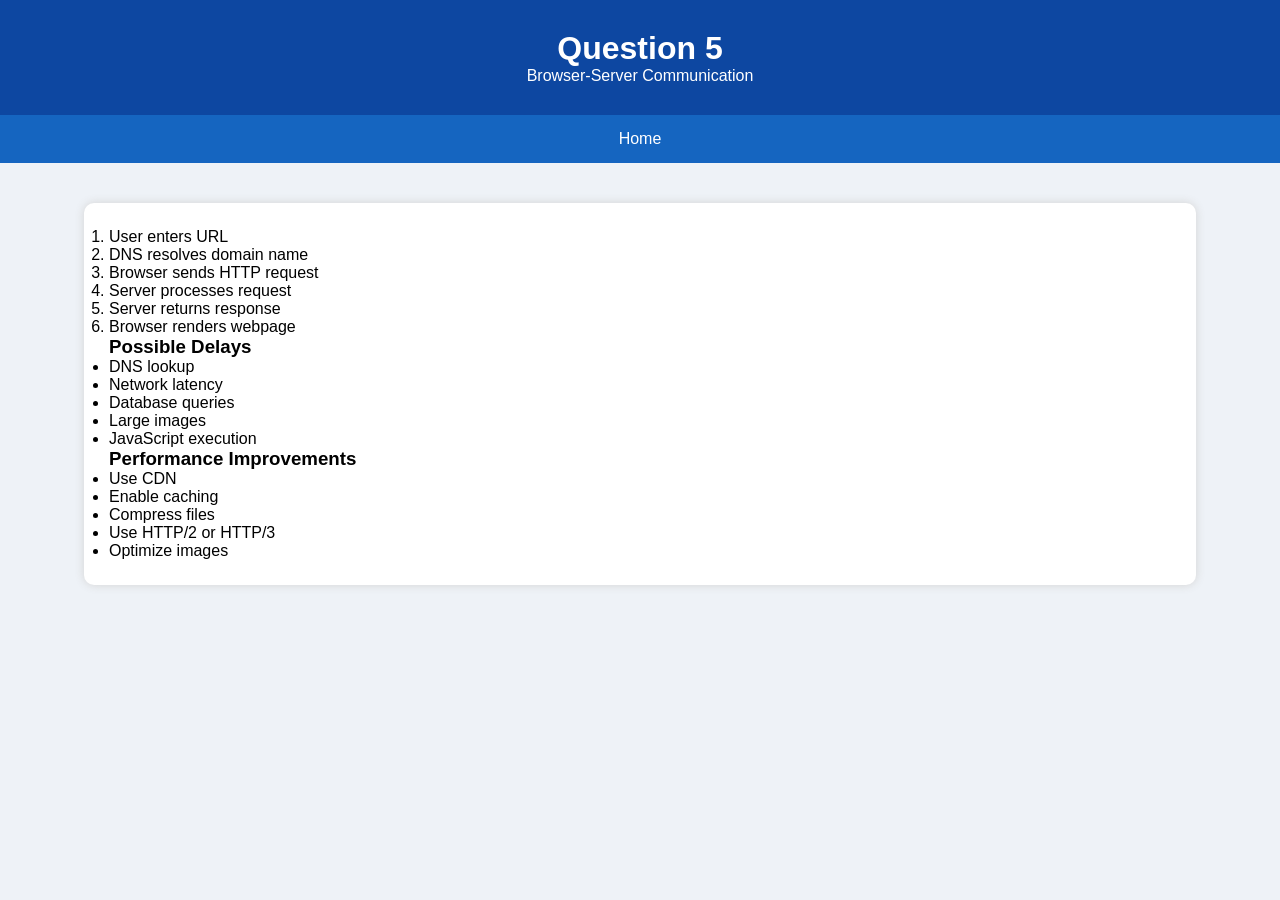
<file: CO1-Web-Assessment/q5.html>
<!DOCTYPE html>
<html>
<head>

<title>Question 5</title>

<link rel="stylesheet" href="style.css">

</head>

<body>

<header>

<h1>Question 5</h1>

<p>Browser-Server Communication</p>

</header>

<nav>

<a href="index.html">Home</a>

</nav>

<div class="container">

<div class="question">

<ol>

<li>User enters URL</li>

<li>DNS resolves domain name</li>

<li>Browser sends HTTP request</li>

<li>Server processes request</li>

<li>Server returns response</li>

<li>Browser renders webpage</li>

</ol>

<h3>Possible Delays</h3>

<ul>

<li>DNS lookup</li>

<li>Network latency</li>

<li>Database queries</li>

<li>Large images</li>

<li>JavaScript execution</li>

</ul>

<h3>Performance Improvements</h3>

<ul>

<li>Use CDN</li>

<li>Enable caching</li>

<li>Compress files</li>

<li>Use HTTP/2 or HTTP/3</li>

<li>Optimize images</li>

</ul>

</div>

</div>

</body>
</html>
</file>
<file: style.css>
/* =========================================================
   RoadMate — Bus Reservation Homepage
   Token system:
   Colors : --ink #14213D, --cream #FFF8ED, --yellow #FFB800,
            --coral #FF6B4A, --teal #2EC4B6, --blue #1B4B66
   Type   : Poppins (display), Inter (body), JetBrains Mono (data)
========================================================== */

:root {
  --ink:    #14213D;
  --cream:  #FFF8ED;
  --yellow: #FFB800;
  --coral:  #FF6B4A;
  --teal:   #2EC4B6;
  --blue:   #1B4B66;
  --white:  #ffffff;

  --radius: 18px;
  --shadow: 0 10px 30px rgba(20, 33, 61, 0.12);
}

* { box-sizing: border-box; }

html { scroll-behavior: smooth; }

body {
  margin: 0;
  background: var(--cream);
  color: var(--ink);
  font-family: 'Inter', sans-serif;
  line-height: 1.5;
}

h1, h2, h3, .logo {
  font-family: 'Poppins', sans-serif;
  margin: 0;
}

.wrap {
  max-width: 1160px;
  margin: 0 auto;
  padding: 0 24px;
}

a { text-decoration: none; color: inherit; }

/* ---------- Buttons ---------- */
.btn {
  display: inline-block;
  font-family: 'Inter', sans-serif;
  font-weight: 600;
  font-size: 0.95rem;
  padding: 12px 22px;
  border-radius: 999px;
  border: none;
  cursor: pointer;
  transition: transform 0.2s ease, box-shadow 0.2s ease, background 0.2s ease;
}
.btn-primary {
  background: var(--coral);
  color: var(--white);
  box-shadow: 0 8px 20px rgba(255, 107, 74, 0.35);
}
.btn-primary:hover { transform: translateY(-2px); box-shadow: 0 12px 24px rgba(255, 107, 74, 0.45); }
.btn-outline {
  border: 2px solid var(--ink);
  padding: 10px 20px;
}
.btn-outline:hover { background: var(--ink); color: var(--white); }
.btn-small {
  background: var(--ink);
  color: var(--white);
  padding: 8px 16px;
  font-size: 0.85rem;
}
.btn-small:hover { background: var(--coral); }
.btn-block { width: 100%; text-align: center; font-size: 1.05rem; }

/* ---------- Header ---------- */
.site-header {
  position: sticky;
  top: 0;
  z-index: 20;
  background: rgba(255, 248, 237, 0.9);
  backdrop-filter: blur(6px);
  border-bottom: 1px solid rgba(20,33,61,0.08);
}
.header-inner {
  display: flex;
  align-items: center;
  justify-content: space-between;
  padding-top: 18px;
  padding-bottom: 18px;
}
.logo {
  font-weight: 700;
  font-size: 1.3rem;
  display: flex;
  align-items: center;
  gap: 8px;
}
.main-nav { display: flex; gap: 32px; font-weight: 500; }
.main-nav a { position: relative; }
.main-nav a::after {
  content: "";
  position: absolute;
  left: 0; bottom: -6px;
  width: 0; height: 2px;
  background: var(--coral);
  transition: width 0.25s ease;
}
.main-nav a:hover::after { width: 100%; }

/* ---------- Hero ---------- */
.hero {
  background:
    radial-gradient(circle at 15% 20%, rgba(255,184,0,0.18), transparent 45%),
    radial-gradient(circle at 85% 10%, rgba(46,196,182,0.16), transparent 40%);
  padding: 70px 0 90px;
}
.hero-inner {
  display: grid;
  grid-template-columns: 1.05fr 0.95fr;
  gap: 50px;
  align-items: start;
}
.eyebrow {
  display: inline-block;
  font-family: 'JetBrains Mono', monospace;
  font-size: 0.8rem;
  letter-spacing: 0.03em;
  background: var(--yellow);
  color: var(--ink);
  padding: 6px 12px;
  border-radius: 999px;
  margin-bottom: 22px;
}
.hero h1 {
  font-size: 3rem;
  font-weight: 800;
  line-height: 1.12;
  letter-spacing: -0.01em;
}
.hero h1 .hl { color: var(--coral); }
.hero-sub {
  max-width: 440px;
  margin-top: 20px;
  font-size: 1.05rem;
  color: #45526e;
}

/* Dashed road divider — nods to a highway lane marking */
.road-divider {
  margin-top: 40px;
  height: 6px;
  width: 220px;
  border-radius: 3px;
  background-image: repeating-linear-gradient(
    to right, var(--blue) 0, var(--blue) 22px, transparent 22px, transparent 38px
  );
}

/* ---------- Signature element: ticket-stub search card ---------- */
.ticket-card {
  background: var(--white);
  border-radius: var(--radius);
  box-shadow: var(--shadow);
  padding: 30px 30px 26px;
  position: relative;
}
/* punched circles to sell the "ticket" illusion */
.ticket-card::before,
.ticket-card::after {
  content: "";
  position: absolute;
  width: 26px;
  height: 26px;
  background: var(--cream);
  border-radius: 50%;
  top: 50%;
  transform: translateY(-50%);
}
.ticket-card::before { left: -13px; }
.ticket-card::after  { right: -13px; }

.ticket-row { display: flex; gap: 18px; }
.ticket-cities { align-items: flex-end; }
.field { flex: 1; display: flex; flex-direction: column; gap: 6px; }
.field.small { flex: 0 0 110px; }
.field label {
  font-family: 'JetBrains Mono', monospace;
  font-size: 0.68rem;
  letter-spacing: 0.06em;
  color: #8a93a8;
}
.field input, .field select {
  border: none;
  border-bottom: 2px solid #e7e1d4;
  padding: 8px 2px;
  font-family: 'Poppins', sans-serif;
  font-weight: 600;
  font-size: 1.05rem;
  color: var(--ink);
  background: transparent;
  outline: none;
  transition: border-color 0.2s ease;
}
.field input:focus, .field select:focus { border-color: var(--coral); }

.swap {
  width: 36px;
  height: 36px;
  border-radius: 50%;
  background: var(--cream);
  border: 2px solid #e7e1d4;
  display: flex;
  align-items: center;
  justify-content: center;
  font-size: 1rem;
  margin-bottom: 6px;
  cursor: pointer;
  transition: transform 0.3s ease, background 0.3s ease;
}
.swap:hover { transform: rotate(180deg); background: var(--yellow); }

.ticket-perforation {
  height: 0;
  border-top: 2px dashed #e7e1d4;
  margin: 24px 0;
}

.ticket-details { margin-bottom: 22px; }

.ticket-footnote {
  text-align: center;
  font-size: 0.78rem;
  color: #8a93a8;
  margin: 14px 0 0;
}

/* ---------- Trust strip ---------- */
.strip { background: var(--ink); }
.strip-inner {
  display: flex;
  justify-content: space-between;
  padding: 26px 24px;
  flex-wrap: wrap;
  gap: 20px;
}
.strip-item { color: var(--white); text-align: center; flex: 1; min-width: 120px; }
.strip-item strong {
  display: block;
  font-family: 'Poppins', sans-serif;
  font-size: 1.4rem;
  color: var(--yellow);
}
.strip-item span { font-size: 0.82rem; color: #c7cede; }

/* ---------- Routes ---------- */
.routes { padding: 80px 0; }
.routes h2 { font-size: 2rem; font-weight: 700; }
.section-sub { color: #5b6787; margin: 10px 0 40px; max-width: 480px; }

.route-grid {
  display: grid;
  grid-template-columns: repeat(auto-fit, minmax(250px, 1fr));
  gap: 24px;
}
.route-card {
  border-radius: var(--radius);
  padding: 24px;
  color: var(--white);
  box-shadow: var(--shadow);
  transition: transform 0.25s ease, box-shadow 0.25s ease;
}
.route-card:hover { transform: translateY(-6px); box-shadow: 0 16px 34px rgba(20,33,61,0.2); }

.route-teal   { background: linear-gradient(150deg, var(--teal), #1f9a8f); }
.route-coral  { background: linear-gradient(150deg, var(--coral), #e0492e); }
.route-yellow { background: linear-gradient(150deg, #ffcc33, var(--yellow)); color: var(--ink); }
.route-blue   { background: linear-gradient(150deg, var(--blue), #0d2c3f); }

.route-top { display: flex; justify-content: space-between; align-items: flex-start; gap: 10px; }
.route-cities { font-family: 'Poppins', sans-serif; font-weight: 700; font-size: 1.05rem; }
.arrow { opacity: 0.8; }
.route-tag {
  font-size: 0.7rem;
  font-family: 'JetBrains Mono', monospace;
  background: rgba(255,255,255,0.25);
  padding: 4px 9px;
  border-radius: 999px;
  white-space: nowrap;
}
.route-yellow .route-tag { background: rgba(20,33,61,0.15); }

.route-meta {
  display: flex;
  gap: 8px;
  font-size: 0.82rem;
  opacity: 0.9;
  margin: 14px 0 26px;
}

.route-bottom { display: flex; align-items: center; justify-content: space-between; }
.price { font-family: 'Poppins', sans-serif; font-weight: 700; font-size: 1.15rem; }
.price small { font-weight: 400; font-size: 0.7rem; opacity: 0.8; }
.route-bottom .btn-small { background: rgba(255,255,255,0.2); }
.route-yellow .btn-small { background: rgba(20,33,61,0.85); color: var(--white); }
.route-bottom .btn-small:hover { background: var(--white); color: var(--ink); }

/* ---------- Why us ---------- */
.why { background: var(--white); padding: 80px 0; }
.why-inner {
  display: grid;
  grid-template-columns: repeat(auto-fit, minmax(220px, 1fr));
  gap: 26px;
}
.why-card {
  background: var(--cream);
  border-radius: var(--radius);
  padding: 28px 22px;
  transition: transform 0.25s ease;
}
.why-card:hover { transform: translateY(-4px); }
.why-icon { font-size: 1.8rem; margin-bottom: 12px; }
.why-card h3 { font-size: 1.05rem; margin-bottom: 8px; }
.why-card p { font-size: 0.9rem; color: #5b6787; margin: 0; }

/* ---------- Footer ---------- */
.site-footer { background: var(--ink); color: #cfd6e6; padding: 60px 0 20px; }
.footer-inner {
  display: grid;
  grid-template-columns: 1.4fr 1fr 1fr 1fr;
  gap: 30px;
  padding-bottom: 30px;
  border-bottom: 1px solid rgba(255,255,255,0.12);
}
.footer-inner .logo { color: var(--white); }
.footer-note { font-size: 0.85rem; margin-top: 12px; max-width: 220px; }
.footer-col h4 { font-family: 'Poppins', sans-serif; color: var(--white); font-size: 0.9rem; margin-bottom: 12px; }
.footer-col a { display: block; font-size: 0.88rem; margin-bottom: 8px; color: #b7c0d6; }
.footer-col a:hover { color: var(--yellow); }
.footer-bottom { text-align: center; font-size: 0.8rem; color: #8b96b3; padding-top: 20px; }

/* ---------- Responsive ---------- */
@media (max-width: 880px) {
  .hero-inner { grid-template-columns: 1fr; }
  .hero h1 { font-size: 2.3rem; }
  .footer-inner { grid-template-columns: 1fr 1fr; }
}
@media (max-width: 560px) {
  .main-nav { display: none; }
  .ticket-row { flex-direction: column; }
  .swap { align-self: center; }
  .footer-inner { grid-template-columns: 1fr; }
}

/* ---------- Reduced motion ---------- */
@media (prefers-reduced-motion: reduce) {
  * { transition: none !important; }
}
</file>
<file: CO1-Web-Assessment/style.css>
*{
margin:0;
padding:0;
box-sizing:border-box;
font-family:Arial,Helvetica,sans-serif;
}

body{

background:#eef2f7;

}

header{

background:#0d47a1;
color:white;
padding:30px;
text-align:center;

}

nav{

background:#1565c0;
display:flex;
justify-content:center;
flex-wrap:wrap;

}

nav a{

color:white;
text-decoration:none;
padding:15px 20px;

}

nav a:hover{

background:#0d47a1;

}

.container{

width:90%;
margin:auto;
padding:20px;

}

.cards{

display:grid;
grid-template-columns:repeat(auto-fit,minmax(250px,1fr));
gap:20px;
margin-top:20px;

}

.card{

background:white;
padding:20px;
border-radius:10px;
box-shadow:0 0 10px gray;

}

.card h3{

color:#1565c0;

}

.card a{

display:inline-block;
margin-top:15px;
padding:10px 20px;
background:#1565c0;
color:white;
text-decoration:none;
border-radius:5px;

}

.card a:hover{

background:#0d47a1;

}

.question{

background:white;
padding:25px;
margin-top:20px;
border-radius:10px;
box-shadow:0 0 10px lightgray;

}

pre{

background:#eceff1;
padding:15px;
overflow:auto;

}

button{

margin-top:20px;
padding:12px 25px;
background:#0d47a1;
color:white;
border:none;
cursor:pointer;
border-radius:5px;

}

button:hover{

background:#1976d2;

}
</file>
